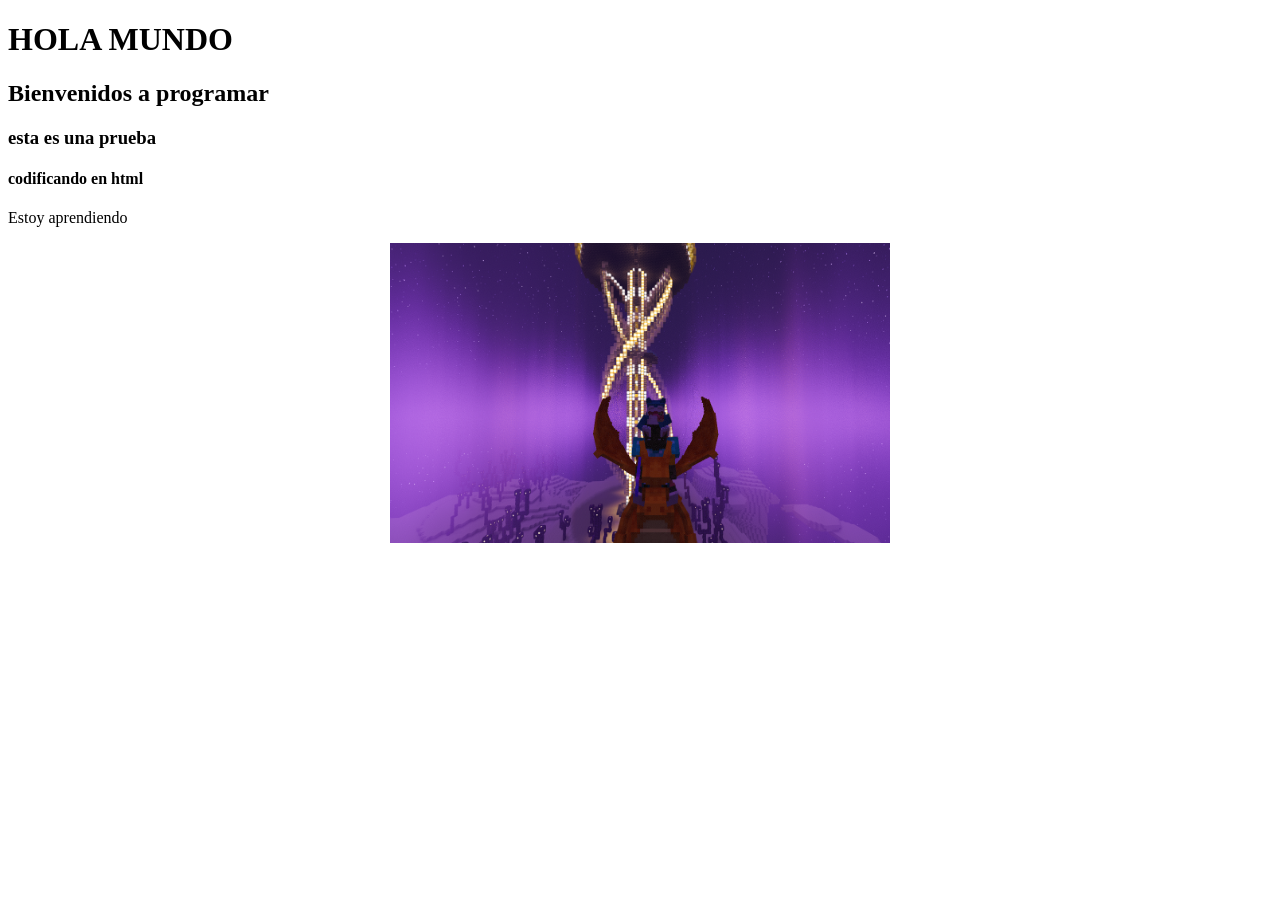
<file: proye_hola_mundo/index.html>
<!DOCTYPE html>
<html lang="en">
<head>
    <meta charset="UTF-8">
    <meta name="viewport" content="width=device-width, initial-scale=1.0">
    <title>Mi primer proyecto</title>
</head>
<body>
    <h1> HOLA MUNDO</h1>
    <h2> Bienvenidos a programar</h2>
    <h3> esta es una prueba</h3>
    <h4> codificando en html</h4>
    <p> Estoy aprendiendo </p>
    <section> 
    <p align="center"> 
        <img src="dragon.png" 
        height="300"  
        width="500" 
        alt="charizard" 
        title="Mi choza">
    </p>  
    </section>
</body>

</html>
</file>
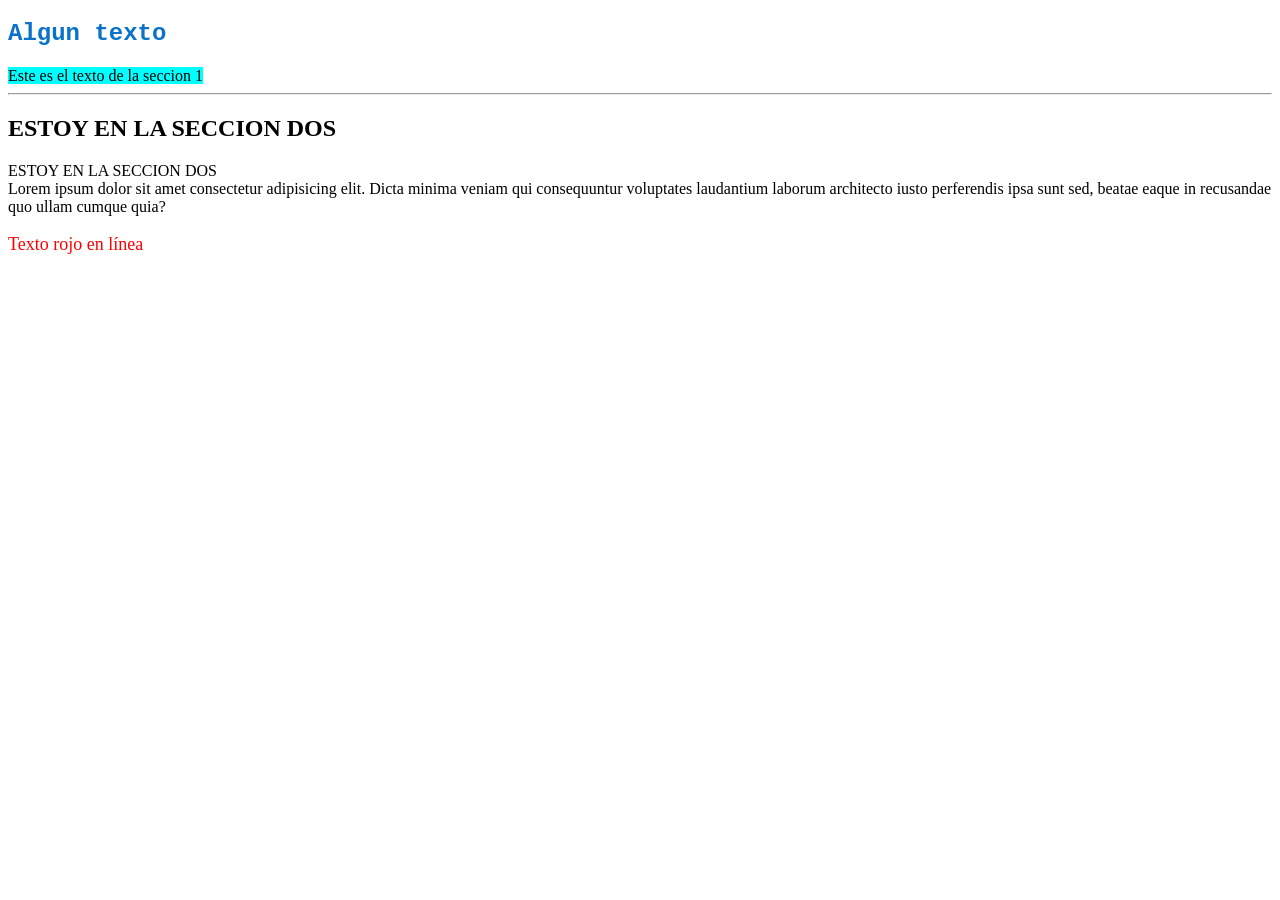
<file: trabajos/prueba/index.html>
<!DOCTYPE html>
<html lang="en">
<head>
    <meta charset="UTF-8">
    <meta name="viewport" content="width=device-width, initial-scale=1.0">
    <title>Document</title>
</head>
<style>
    h1{
        color:rgb(10, 115, 201);
        font-family: 'Courier New';
    }
    p1{
        background-color: aqua;
        font-size: 16PX
    }
</style>
<body>
    <section> 
        <h1> Algun texto</h1>
       <P1> Este es el texto de la seccion 1 </P1> 
    </section>
    <HR>
    <section>
        <h2> ESTOY EN LA SECCION DOS </h2>
        <p>ESTOY EN LA SECCION DOS <BR> Lorem ipsum dolor sit amet consectetur adipisicing elit. Dicta minima veniam qui consequuntur voluptates laudantium laborum architecto iusto perferendis ipsa sunt sed, beatae eaque in recusandae quo ullam cumque quia?</p>
        <p style="color: red; font-size: 18px;">Texto rojo en línea</p>
    </section>
</body>
</html>
</file>
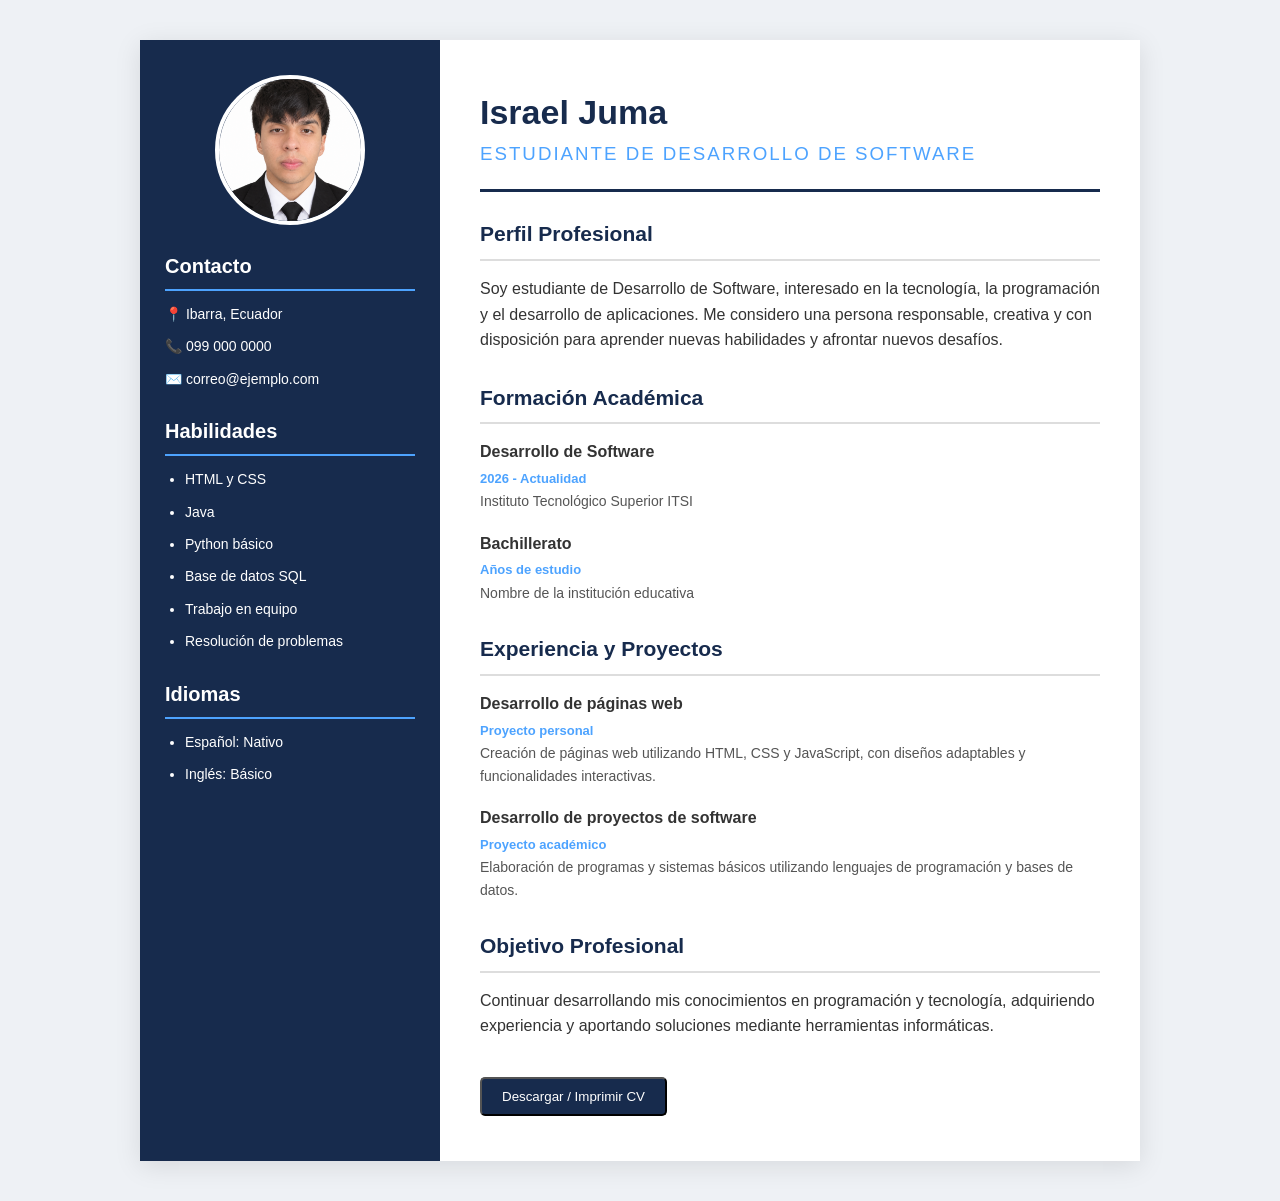
<file: proye_hola_mundo/pagina2.html>
<!DOCTYPE html>
<html lang="es">
<head>
    <meta charset="UTF-8">
    <meta name="viewport" content="width=device-width, initial-scale=1.0">
    <title>Hoja de Vida | Israel Juma</title>

    <style>
        * {
            margin: 0;
            padding: 0;
            box-sizing: border-box;
            font-family: Arial, sans-serif;
        }

        body {
            background: #eef1f5;
            color: #333;
            line-height: 1.6;
        }

        .contenedor {
            max-width: 1000px;
            margin: 40px auto;
            display: grid;
            grid-template-columns: 300px 1fr;
            background: white;
            box-shadow: 0 5px 25px rgba(0,0,0,0.1);
        }

        /* PANEL IZQUIERDO */
        .lateral {
            background: #172b4d;
            color: white;
            padding: 35px 25px;
        }

        .foto {
            width: 150px;
            height: 150px;
            border-radius: 50%;
            object-fit: cover;
            display: block;
            margin: 0 auto 20px;
            border: 4px solid white;
        }

        .lateral h2 {
            font-size: 20px;
            margin: 25px 0 12px;
            border-bottom: 2px solid #4da3ff;
            padding-bottom: 7px;
        }

        .lateral p, .lateral li {
            font-size: 14px;
            margin-bottom: 10px;
            overflow-wrap: anywhere;
        }

        .lateral ul {
            padding-left: 20px;
        }

        /* PANEL DERECHO */
        .contenido {
            padding: 45px 40px;
        }

        .encabezado {
            border-bottom: 3px solid #172b4d;
            padding-bottom: 20px;
            margin-bottom: 25px;
        }

        .encabezado h1 {
            font-size: 34px;
            color: #172b4d;
        }

        .encabezado h3 {
            color: #4da3ff;
            font-weight: normal;
            letter-spacing: 2px;
        }

        section {
            margin-bottom: 28px;
        }

        section h2 {
            color: #172b4d;
            font-size: 21px;
            border-bottom: 2px solid #ddd;
            padding-bottom: 8px;
            margin-bottom: 15px;
        }

        .item {
            margin-bottom: 18px;
        }

        .item h3 {
            font-size: 16px;
            color: #333;
        }

        .fecha {
            color: #4da3ff;
            font-size: 13px;
            font-weight: bold;
        }

        .item p {
            font-size: 14px;
            color: #555;
        }

        .boton {
            display: inline-block;
            background: #172b4d;
            color: white;
            padding: 10px 20px;
            text-decoration: none;
            border-radius: 5px;
            margin-top: 10px;
        }

        .boton:hover {
            background: #4da3ff;
        }

        @media (max-width: 700px) {
            .contenedor {
                grid-template-columns: 1fr;
                margin: 10px;
            }

            .contenido {
                padding: 30px 22px;
            }

            .encabezado h1 {
                font-size: 27px;
            }
        }

        @media print {
            body {
                background: white;
            }

            .contenedor {
                margin: 0;
                box-shadow: none;
            }

            .boton {
                display: none;
            }
        }
    </style>
</head>

<body>

    <div class="contenedor">

        <!-- INFORMACIÓN LATERAL -->
        <aside class="lateral">

            <img src="yo.png" 
                 alt="Fotografía personal" class="foto">

            <h2>Contacto</h2>
            <p>📍 Ibarra, Ecuador</p>
            <p>📞 099 000 0000</p>
            <p>✉️ correo@ejemplo.com</p>

            <h2>Habilidades</h2>
            <ul>
                <li>HTML y CSS</li>
                <li>Java</li>
                <li>Python básico</li>
                <li>Base de datos SQL</li>
                <li>Trabajo en equipo</li>
                <li>Resolución de problemas</li>
            </ul>

            <h2>Idiomas</h2>
            <ul>
                <li>Español: Nativo</li>
                <li>Inglés: Básico</li>
            </ul>

        </aside>

        <!-- CONTENIDO PRINCIPAL -->
        <main class="contenido">

            <header class="encabezado">
                <h1>Israel Juma</h1>
                <h3>ESTUDIANTE DE DESARROLLO DE SOFTWARE</h3>
            </header>

            <section>
                <h2>Perfil Profesional</h2>
                <p>
                    Soy estudiante de Desarrollo de Software, interesado
                    en la tecnología, la programación y el desarrollo de
                    aplicaciones. Me considero una persona responsable,
                    creativa y con disposición para aprender nuevas
                    habilidades y afrontar nuevos desafíos.
                </p>
            </section>

            <section>
                <h2>Formación Académica</h2>

                <div class="item">
                    <h3>Desarrollo de Software</h3>
                    <span class="fecha">2026 - Actualidad</span>
                    <p>Instituto Tecnológico Superior ITSI</p>
                </div>

                <div class="item">
                    <h3>Bachillerato</h3>
                    <span class="fecha">Años de estudio</span>
                    <p>Nombre de la institución educativa</p>
                </div>
            </section>

            <section>
                <h2>Experiencia y Proyectos</h2>

                <div class="item">
                    <h3>Desarrollo de páginas web</h3>
                    <span class="fecha">Proyecto personal</span>
                    <p>
                        Creación de páginas web utilizando HTML,
                        CSS y JavaScript, con diseños adaptables
                        y funcionalidades interactivas.
                    </p>
                </div>

                <div class="item">
                    <h3>Desarrollo de proyectos de software</h3>
                    <span class="fecha">Proyecto académico</span>
                    <p>
                        Elaboración de programas y sistemas básicos
                        utilizando lenguajes de programación y
                        bases de datos.
                    </p>
                </div>
            </section>

            <section>
                <h2>Objetivo Profesional</h2>
                <p>
                    Continuar desarrollando mis conocimientos en
                    programación y tecnología, adquiriendo experiencia
                    y aportando soluciones mediante herramientas
                    informáticas.
                </p>
            </section>

            <button class="boton" onclick="window.print()">
                Descargar / Imprimir CV
            </button>

        </main>
    </div>

</body>
</html>
</file>
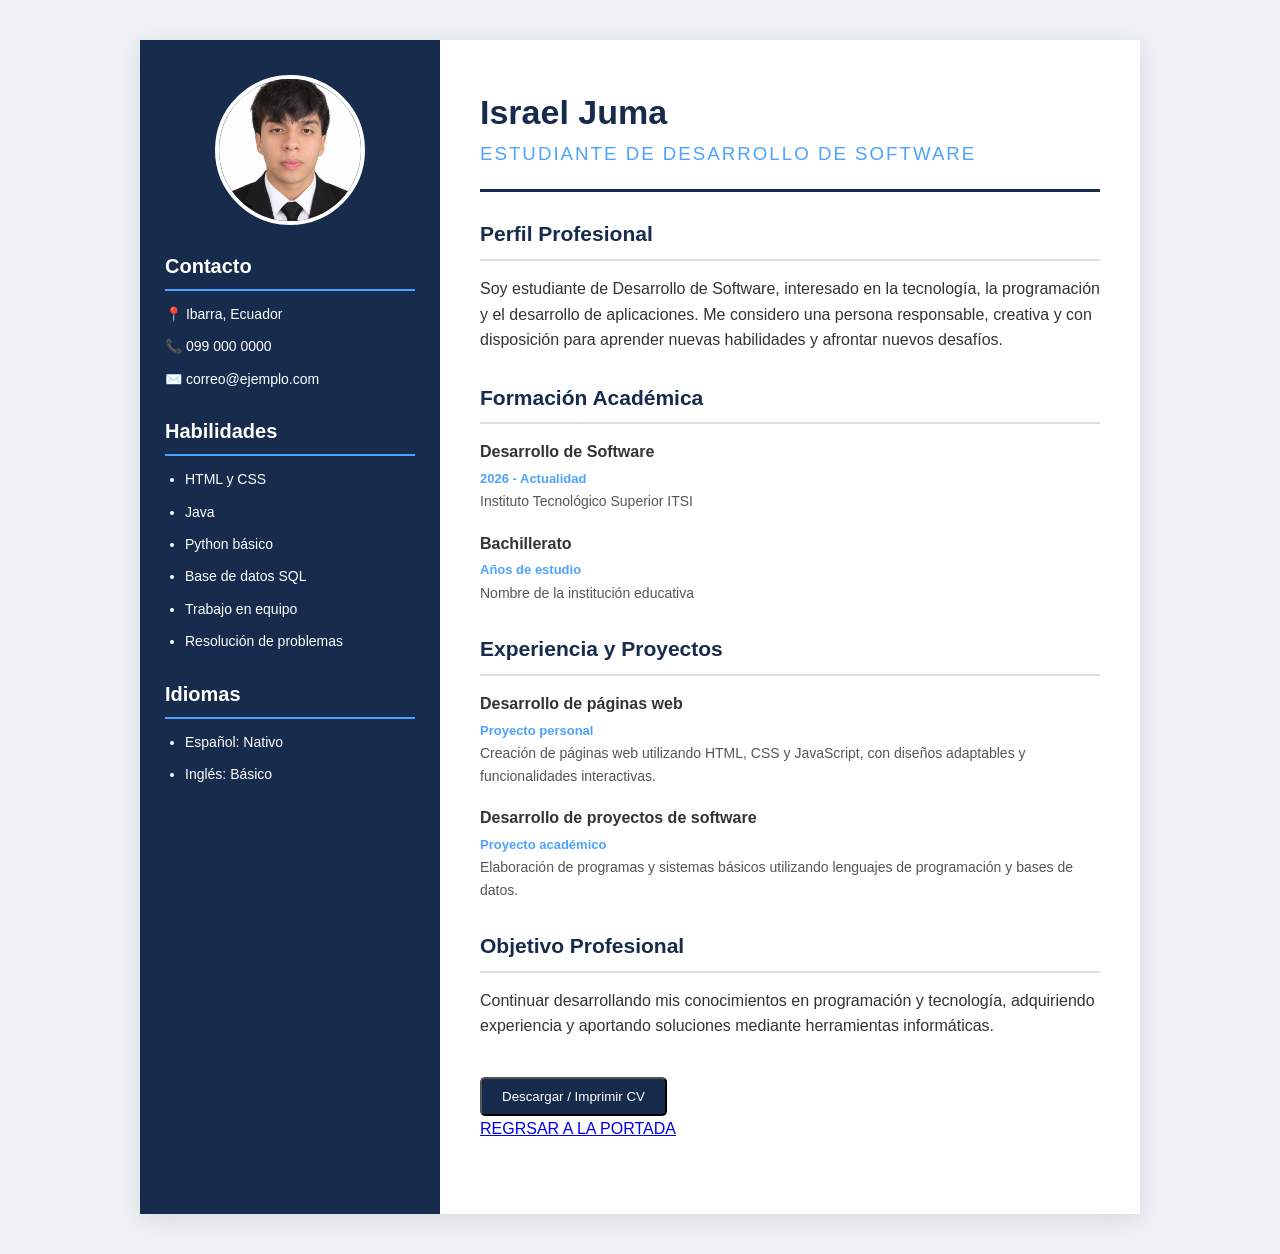
<file: proye_horario_clases/hoja_vida.html>
<!DOCTYPE html>
<html lang="es">
<head>
    <meta charset="UTF-8">
    <meta name="viewport" content="width=device-width, initial-scale=1.0">
    <title>Hoja de Vida | Israel Juma</title>

    <style>
        * {
            margin: 0;
            padding: 0;
            box-sizing: border-box;
            font-family: Arial, sans-serif;
        }

        body {
            background: #eef1f5;
            color: #333;
            line-height: 1.6;
        }

        .contenedor {
            max-width: 1000px;
            margin: 40px auto;
            display: grid;
            grid-template-columns: 300px 1fr;
            background: white;
            box-shadow: 0 5px 25px rgba(0,0,0,0.1);
        }

        /* PANEL IZQUIERDO */
        .lateral {
            background: #172b4d;
            color: white;
            padding: 35px 25px;
        }

        .foto {
            width: 150px;
            height: 150px;
            border-radius: 50%;
            object-fit: cover;
            display: block;
            margin: 0 auto 20px;
            border: 4px solid white;
        }

        .lateral h2 {
            font-size: 20px;
            margin: 25px 0 12px;
            border-bottom: 2px solid #4da3ff;
            padding-bottom: 7px;
        }

        .lateral p, .lateral li {
            font-size: 14px;
            margin-bottom: 10px;
            overflow-wrap: anywhere;
        }

        .lateral ul {
            padding-left: 20px;
        }

        /* PANEL DERECHO */
        .contenido {
            padding: 45px 40px;
        }

        .encabezado {
            border-bottom: 3px solid #172b4d;
            padding-bottom: 20px;
            margin-bottom: 25px;
        }

        .encabezado h1 {
            font-size: 34px;
            color: #172b4d;
        }

        .encabezado h3 {
            color: #4da3ff;
            font-weight: normal;
            letter-spacing: 2px;
        }

        section {
            margin-bottom: 28px;
        }

        section h2 {
            color: #172b4d;
            font-size: 21px;
            border-bottom: 2px solid #ddd;
            padding-bottom: 8px;
            margin-bottom: 15px;
        }

        .item {
            margin-bottom: 18px;
        }

        .item h3 {
            font-size: 16px;
            color: #333;
        }

        .fecha {
            color: #4da3ff;
            font-size: 13px;
            font-weight: bold;
        }

        .item p {
            font-size: 14px;
            color: #555;
        }

        .boton {
            display: inline-block;
            background: #172b4d;
            color: white;
            padding: 10px 20px;
            text-decoration: none;
            border-radius: 5px;
            margin-top: 10px;
        }

        .boton:hover {
            background: #4da3ff;
        }

        @media (max-width: 700px) {
            .contenedor {
                grid-template-columns: 1fr;
                margin: 10px;
            }

            .contenido {
                padding: 30px 22px;
            }

            .encabezado h1 {
                font-size: 27px;
            }
        }

        @media print {
            body {
                background: white;
            }

            .contenedor {
                margin: 0;
                box-shadow: none;
            }

            .boton {
                display: none;
            }
        }
    </style>
</head>

<body>

    <div class="contenedor">

        <!-- INFORMACIÓN LATERAL -->
        <aside class="lateral">

            <img src="img/yo.png" 
                 alt="Fotografía personal" class="foto">

            <h2>Contacto</h2>
            <p>📍 Ibarra, Ecuador</p>
            <p>📞 099 000 0000</p>
            <p>✉️ correo@ejemplo.com</p>

            <h2>Habilidades</h2>
            <ul>
                <li>HTML y CSS</li>
                <li>Java</li>
                <li>Python básico</li>
                <li>Base de datos SQL</li>
                <li>Trabajo en equipo</li>
                <li>Resolución de problemas</li>
            </ul>

            <h2>Idiomas</h2>
            <ul>
                <li>Español: Nativo</li>
                <li>Inglés: Básico</li>
            </ul>

        </aside>

        <!-- CONTENIDO PRINCIPAL -->
        <main class="contenido">

            <header class="encabezado">
                <h1>Israel Juma</h1>
                <h3>ESTUDIANTE DE DESARROLLO DE SOFTWARE</h3>
            </header>

            <section>
                <h2>Perfil Profesional</h2>
                <p>
                    Soy estudiante de Desarrollo de Software, interesado
                    en la tecnología, la programación y el desarrollo de
                    aplicaciones. Me considero una persona responsable,
                    creativa y con disposición para aprender nuevas
                    habilidades y afrontar nuevos desafíos.
                </p>
            </section>

            <section>
                <h2>Formación Académica</h2>

                <div class="item">
                    <h3>Desarrollo de Software</h3>
                    <span class="fecha">2026 - Actualidad</span>
                    <p>Instituto Tecnológico Superior ITSI</p>
                </div>

                <div class="item">
                    <h3>Bachillerato</h3>
                    <span class="fecha">Años de estudio</span>
                    <p>Nombre de la institución educativa</p>
                </div>
            </section>

            <section>
                <h2>Experiencia y Proyectos</h2>

                <div class="item">
                    <h3>Desarrollo de páginas web</h3>
                    <span class="fecha">Proyecto personal</span>
                    <p>
                        Creación de páginas web utilizando HTML,
                        CSS y JavaScript, con diseños adaptables
                        y funcionalidades interactivas.
                    </p>
                </div>

                <div class="item">
                    <h3>Desarrollo de proyectos de software</h3>
                    <span class="fecha">Proyecto académico</span>
                    <p>
                        Elaboración de programas y sistemas básicos
                        utilizando lenguajes de programación y
                        bases de datos.
                    </p>
                </div>
            </section>

            <section>
                <h2>Objetivo Profesional</h2>
                <p>
                    Continuar desarrollando mis conocimientos en
                    programación y tecnología, adquiriendo experiencia
                    y aportando soluciones mediante herramientas
                    informáticas.
                </p>
            </section>

            <button class="boton" onclick="window.print()">
                Descargar / Imprimir CV
            </button>

            <section> 
                <a href="practica2.html"> REGRSAR A LA PORTADA</a>
            </section>

        </main>
    </div>

</body>
</html>
</file>
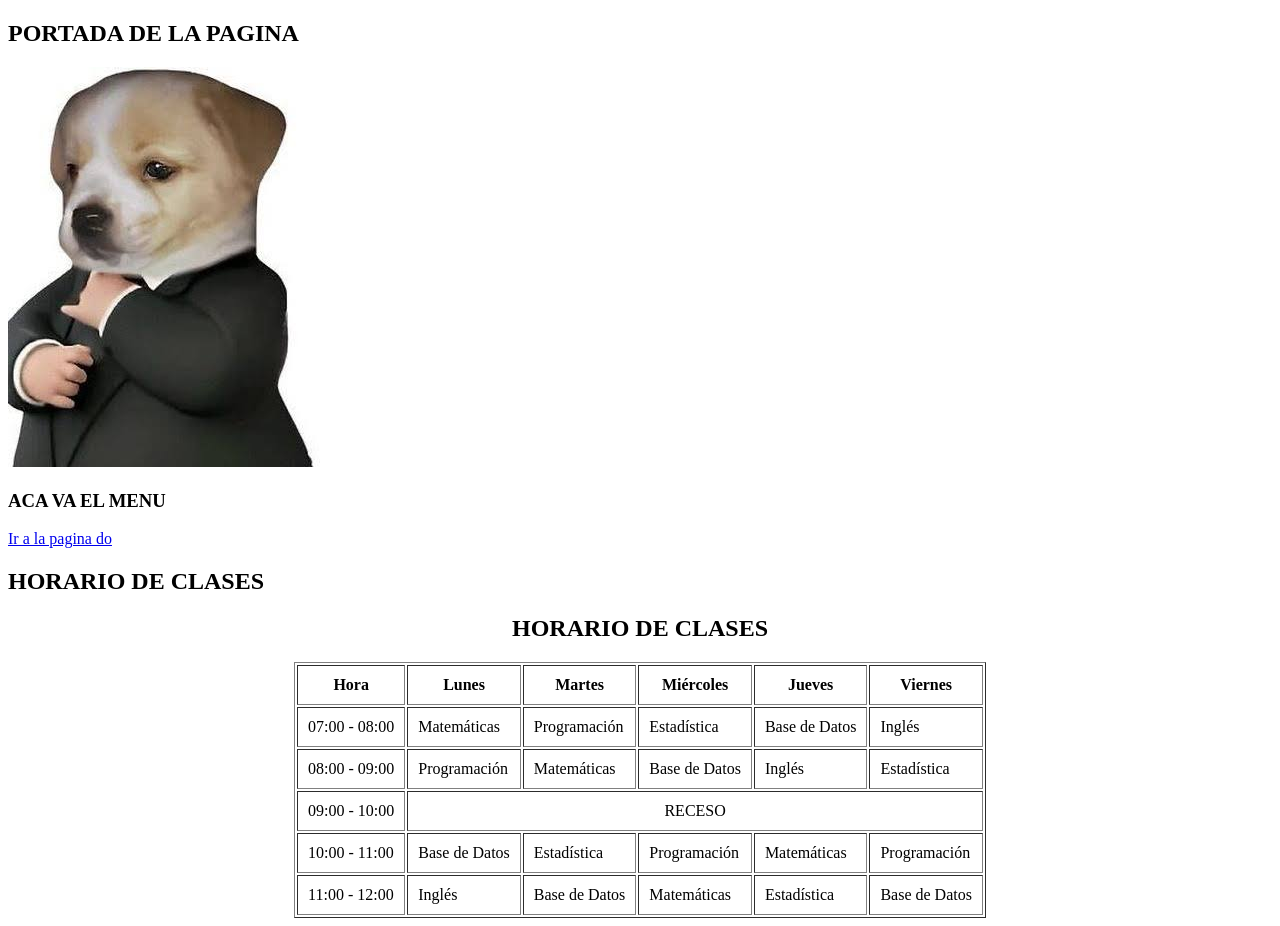
<file: proye_horario_clases/horario_clase.html>
<!DOCTYPE html>
<html lang="en">

<head>
    <meta charset="UTF-8">
    <meta name="viewport" content="width=device-width, initial-scale=1.0">
    <title>Practica 2</title>
    <link rel="icon" type="image/x-icon" href="img/original.ico">
</head>

<body>
    <section>
        <H1> PORTADA DE LA PAGINA</H1>
        <img src="img/github.jpg"
    </section>
    <section>
        <H1> ACA VA EL MENU </H1>
        <!-- ENLACE DE ACCESO A MI HOJA DE VIDA -->
        <a href="hoja_vida.html"> Ir a la pagina do</a>
    </section>
    <section>
        <h2> HORARIO DE CLASES </h2>

<!DOCTYPE html>
<html>
<head>
    <title>Horario de Clases</title>
</head>
<body>

    <h2 align="center">HORARIO DE CLASES</h2>

    <table border="1" align="center" cellpadding="10">
        <tr>
            <th>Hora</th>
            <th>Lunes</th>
            <th>Martes</th>
            <th>Miércoles</th>
            <th>Jueves</th>
            <th>Viernes</th>
        </tr>

        <tr>
            <td>07:00 - 08:00</td>
            <td>Matemáticas</td>
            <td>Programación</td>
            <td>Estadística</td>
            <td>Base de Datos</td>
            <td>Inglés</td>
        </tr>

        <tr>
            <td>08:00 - 09:00</td>
            <td>Programación</td>
            <td>Matemáticas</td>
            <td>Base de Datos</td>
            <td>Inglés</td>
            <td>Estadística</td>
        </tr>

        <tr>
            <td>09:00 - 10:00</td>
            <td colspan="5" align="center">RECESO</td>
        </tr>

        <tr>
            <td>10:00 - 11:00</td>
            <td>Base de Datos</td>
            <td>Estadística</td>
            <td>Programación</td>
            <td>Matemáticas</td>
            <td>Programación</td>
        </tr>

        <tr>
            <td>11:00 - 12:00</td>
            <td>Inglés</td>
            <td>Base de Datos</td>
            <td>Matemáticas</td>
            <td>Estadística</td>
            <td>Base de Datos</td>
        </tr>

    </table>

</body>
</html>

    </section>
</body>

</html>
</file>
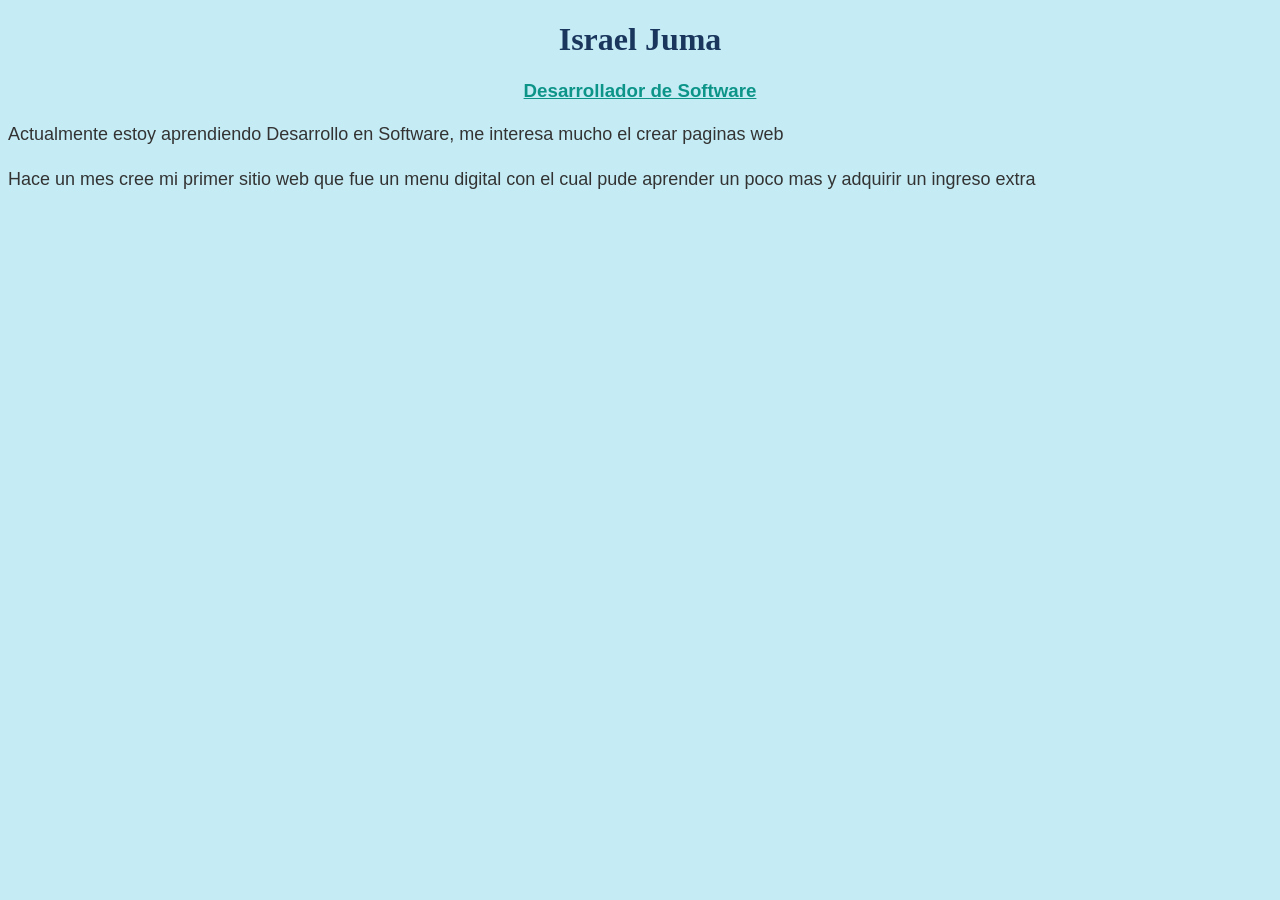
<file: trabajos/practica_css/ejercicio1.html>
<!DOCTYPE html>
<html lang="en">
<head>
    <meta charset="UTF-8">
    <meta name="viewport" content="width=device-width, initial-scale=1.0">
    <title>Ejercicio 1</title>
    <link rel="stylesheet" href="estilos1.css">
</head>
<body>
    <H1> Israel Juma</H1>
    <H3> Desarrollador de Software </H3>
    <p> Actualmente estoy aprendiendo Desarrollo en Software, me interesa mucho el crear paginas web</p>
    <p> Hace un mes cree mi primer sitio web que fue un menu digital con el cual pude aprender un poco mas y adquirir un ingreso extra </p>
</body>
</html>
</file>
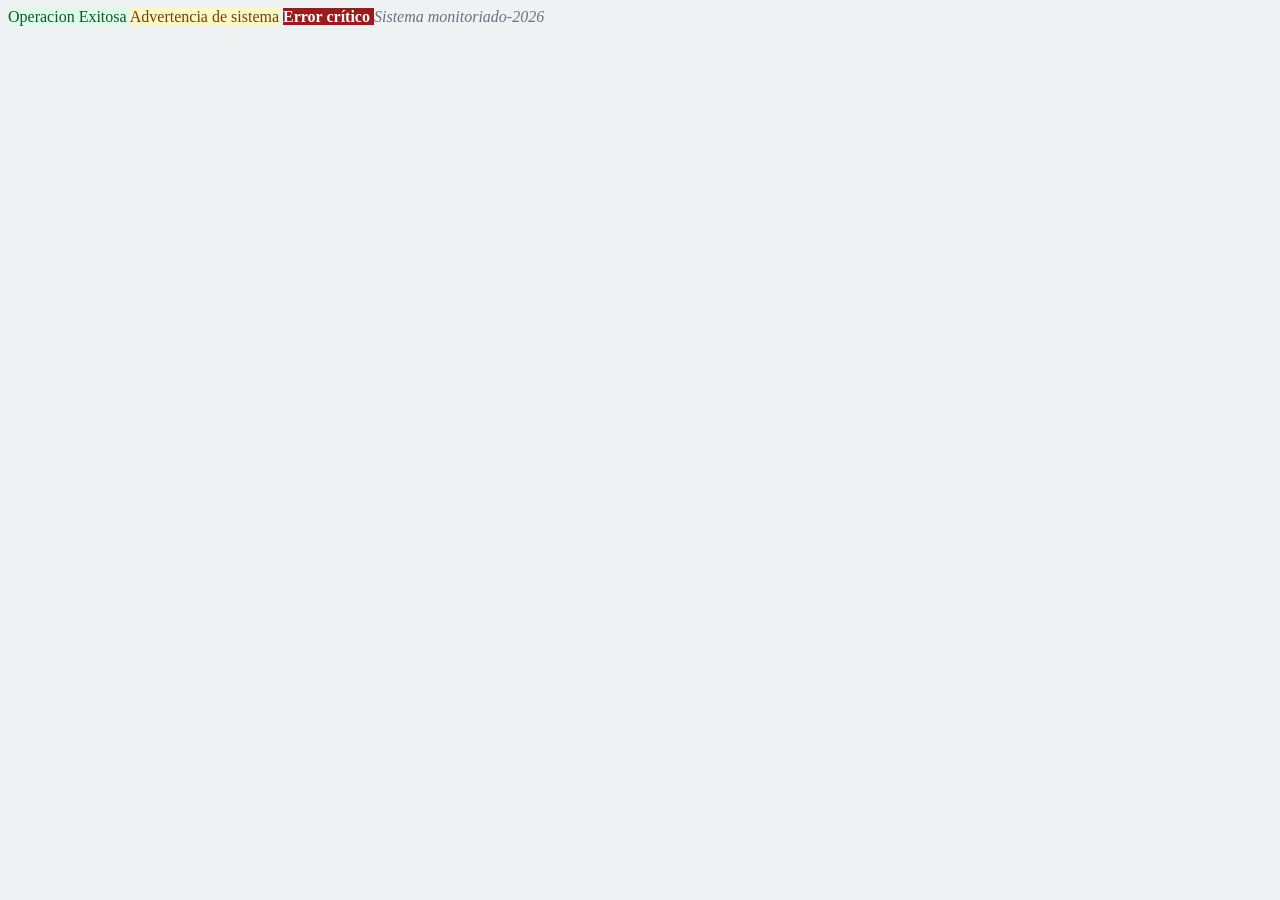
<file: trabajos/practica_css/ejercicio2.html>
<!DOCTYPE html>
<html lang="en">
<head>
    <meta charset="UTF-8">
    <meta name="viewport" content="width=device-width, initial-scale=1.0">
    <title>Ejercicio 2</title>
    <link rel="stylesheet" href="estilos2.css">
</head>
<body>
    <p1 class="exito"> Operacion Exitosa</p1>
    <p2 class="advertencia"> Advertencia de sistema</p2>
    <p3 class="error">Error crítico </p3>
    <p4 id="pie-pagina"> Sistema monitoriado-2026</p4>
</body>
</html>
</file>
<file: trabajos/practica_css/estilos1.css>
/* Selector universal: reinicia tipografía */
* {
    font-family: Arial, Helvetica, sans-serif;
}

/* Selector de etiqueta */
body {
    background-color: #4bc4e252;
    color: #333333;
}
H1{
    text-align: center;
    font-family: Georgia, serif;
    color:#1a365d
}
H3{
    text-align: center;
    color: #0d9488;
    text-decoration: underline;
}

p {
    font-size: 18px;
    line-height: 1.5;
}

/* Selector de ID (único por página) */
#titulo-principal {
    color: #1a5276;
    text-align: center;
    text-transform: uppercase;
}

/* Selector de Clase (reutilizable) */
.destacado {
    background-color: #fcf3cf;
    color: #7d6608;
    padding: 10px;
    border-left: 4px solid #f1c40f;
}
</file>
<file: trabajos/practica_css/estilos2.css>
/* Selector universal: reinicia tipografía */


/* Selector de etiqueta */
body {
    background-color: #eef2f3;
}

/* Selector de ID (único por página) */
#pie-pagina {
    text-align: right;
    font-style: italic;
    color:#6b7280
}

/* Selector de Clase (reutilizable) */
.exito {
    background-color:#dcfce7;
    color: #14532d;
}
.advertencia {
    background-color:#fef9c3;
    color: #713f12;
}
.error {
    background-color:#991b1b;
    color: #ffffff;
    font-weight: bold;
}
</file>
